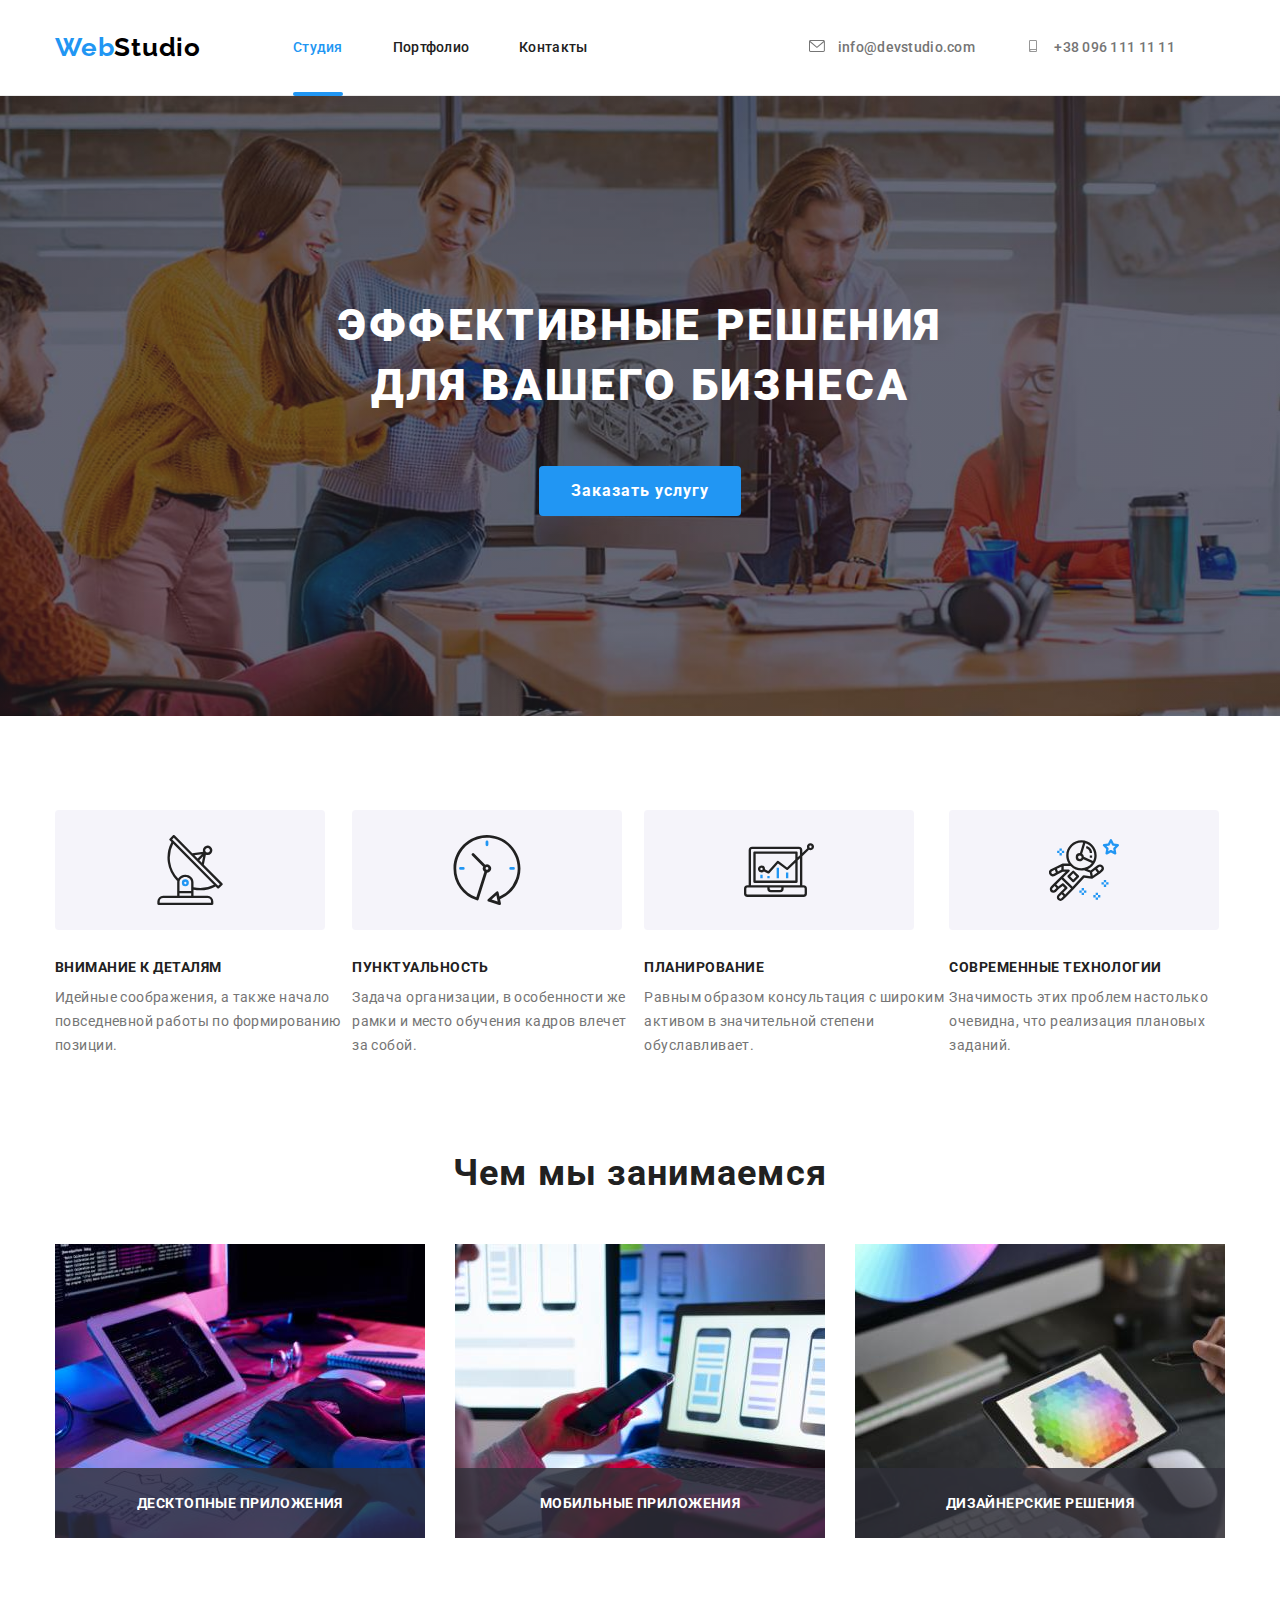
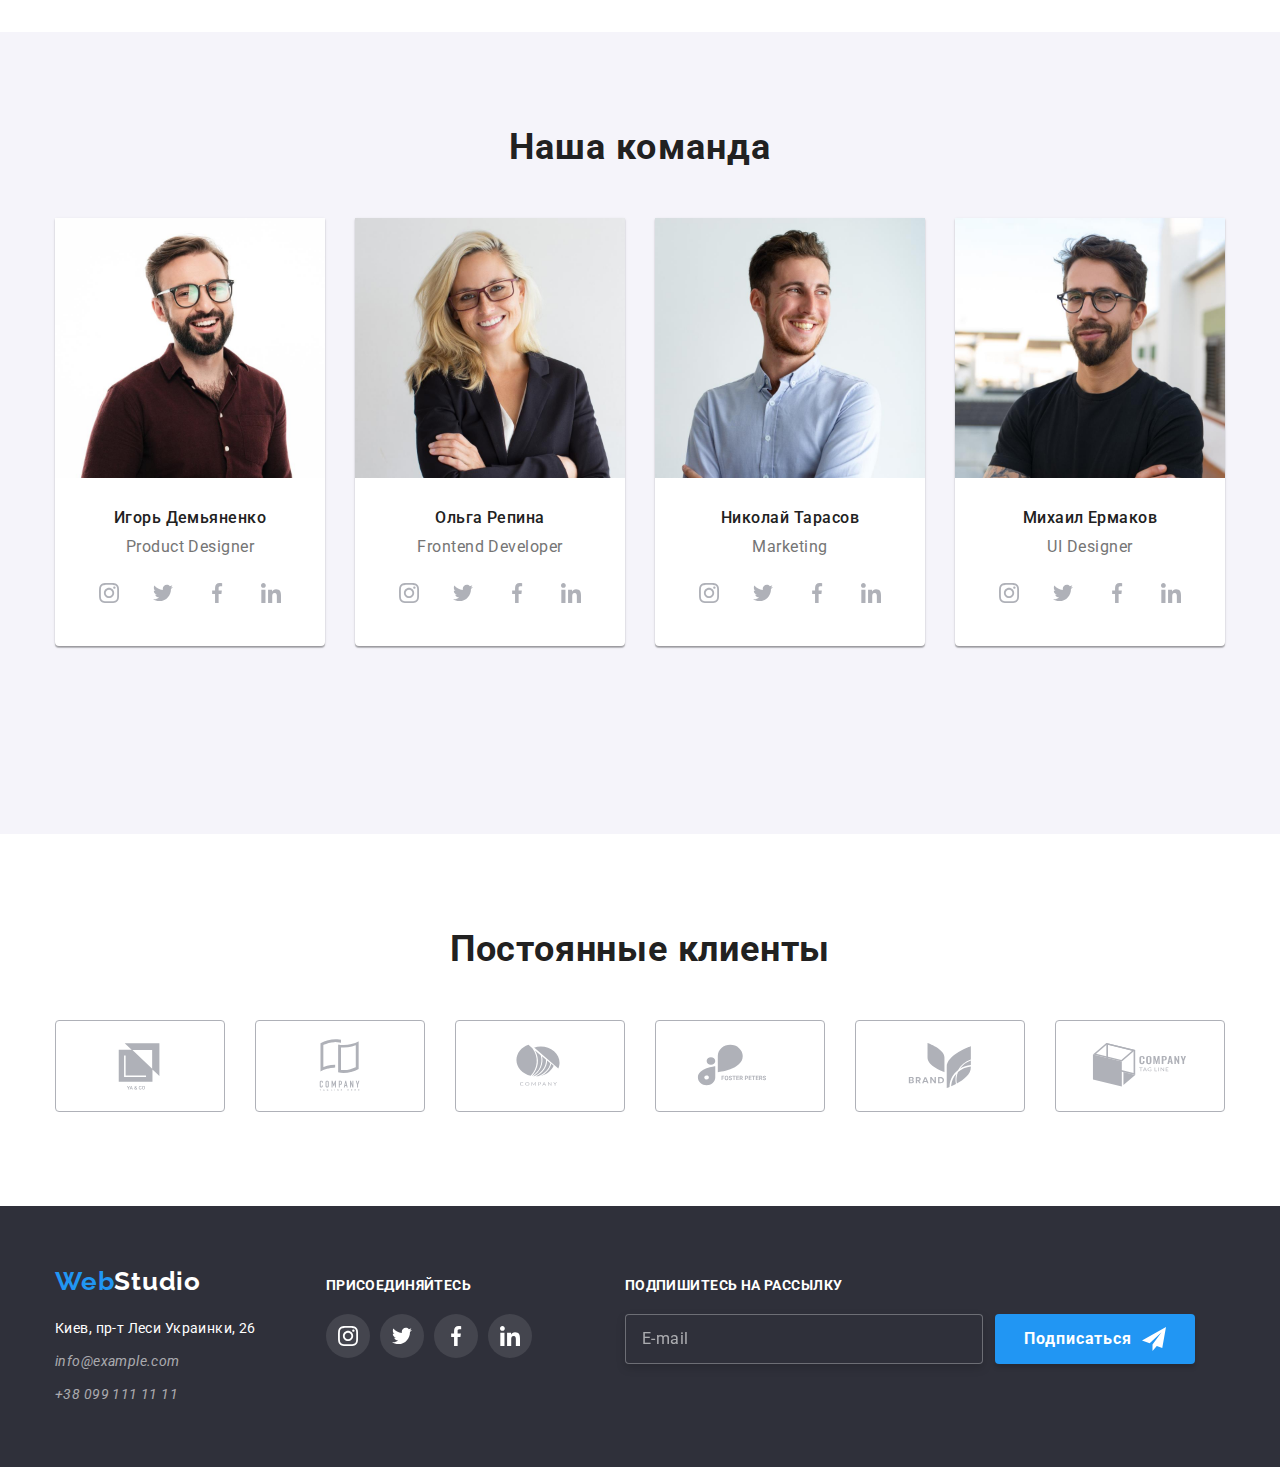
<file: index.html>
<!DOCTYPE html>
<html lang="ru">
  <head>
    <meta charset="UTF-8" />
    <meta http-equiv="X-UA-Compatible" content="IE=edge" />
    <meta name="viewport" content="width=device-width, initial-scale=1.0" />
    <title>WebStudio</title>
    <link
      rel="stylesheet"
      href="https://cdnjs.cloudflare.com/ajax/libs/modern-normalize/1.1.0/modern-normalize.min.css"
    />
    <link rel="preconnect" href="https://fonts.googleapis.com" />
    <link rel="preconnect" href="https://fonts.gstatic.com" crossorigin />
    <link
      href="https://fonts.googleapis.com/css2?family=Raleway:wght@700&family=Roboto:wght@400;500;700;900&display=swap"
      rel="stylesheet"
    />
    <link rel="stylesheet" href="./css/styles.css" />
  </head>
  <body>
    <header class="header">
      <div class="container header-container">
        <nav class="site-nav">
          <a href="" class="header-logo"
            >Web<span class="studio">Studio</span></a
          >
          <ul class="header-menu list">
            <li class="header-item">
              <a class="header-link link current" href="">Студия</a>
            </li>
            <li class="header-item">
              <a class="header-link link" href="./portfolio.html">Портфолио</a>
            </li>
            <li class="header-item">
              <a class="header-link link" href="">Контакты</a>
            </li>
          </ul>
        </nav>
        <div class="header-contact">
          <ul class="header-contacts list header-container">
            <li class="header-contacts-item">
              <a
                class="header-contacts-link link"
                href="mailto:info@devstudio.com"
              >
                <svg class="mail-icon nav-icon">
                  <use href="./images/sprite.svg#icon-mail"></use>
                </svg>
                info@devstudio.com</a
              >
            </li>
            <li class="header-contacts-item">
              <a class="header-contacts-link link" href="tel:+380961111111">
                <svg class="tel-icon nav-icon">
                  <use href="./images/sprite.svg#icon-phone"></use>
                </svg>
                +38 096 111 11 11</a
              >
            </li>
          </ul>
        </div>
      </div>
    </header>
    <main>
      <section class="main-hero">
        <div class="container hero-container">
          <h1 class="hero-title container-title">
            Эффективные решения для вашего бизнеса
          </h1>
          <div class="button">
            <button class="hero-btn btn container-btn" type="button">
              <span class="btn-text" data-modal-open>Заказать услугу</span>
            </button>
          </div>
        </div>
      </section>
      <section class="features">
        <h2 hidden>Наши особенности</h2>
        <div class="container">
          <ul class="advantage">
            <li class="feauters-item list icon-1">
              <h3 class="advantage-title">Внимание к деталям</h3>
              <p class="advantage-description">
                Идейные соображения, а также начало повседневной работы по
                формированию позиции.
              </p>
            </li>
            <li class="feauters-item list icon-2">
              <h3 class="advantage-title">Пунктуальность</h3>
              <p class="advantage-description">
                Задача организации, в особенности же рамки и место обучения
                кадров влечет за собой.
              </p>
            </li>
            <li class="feauters-item list icon-3">
              <h3 class="advantage-title">Планирование</h3>
              <p class="advantage-description">
                Равным образом консультация с широким активом в значительной
                степени обуславливает.
              </p>
            </li>
            <li class="feauters-item list icon-4">
              <h3 class="advantage-title">Современные технологии</h3>
              <p class="advantage-description">
                Значимость этих проблем настолько очевидна, что реализация
                плановых заданий.
              </p>
            </li>
          </ul>
        </div>
      </section>
      <!-- чем мы занимаемся -->
      <section class="about-us">
        <div class="container">
          <h2 class="photo">Чем мы занимаемся</h2>
          <ul class="examples">
            <li class="example-item list">
              <img
                src=".//images/img.jpg"
                alt="Программист в работе"
                width="370"
                height="294"
              />
              <div class="shadow">
                <p class="photo-description">Десктопные приложения</p>
              </div>
            </li>
            <li class="example-item list">
              <img
                src="./images/img-2.jpg"
                alt="Адаптация под мобильное устройство"
                width="370"
                height="294"
              />
              <div class="shadow">
                <p class="photo-description">Мобильные приложения</p>
              </div>
            </li>
            <li class="example-item list">
              <img
                src="./images/img-3.jpg"
                alt="Подбор цвета"
                width="370"
                height="294"
              />
              <div class="shadow">
                <p class="photo-description">Дизайнерские решения</p>
              </div>
            </li>
          </ul>
        </div>
      </section>
      <section class="we">
        <div class="container">
          <h2 class="our-team">Наша команда</h2>
          <ul class="people-list list">
            <li class="team-item">
              <img
                class="team-img"
                src=".//images/img-ppl.jpg"
                alt="Фото мужчины"
                width="270"
                height="260"
              />
              <h3 class="team-personal-name">Игорь Демьяненко</h3>
              <p class="team-position" lang="en">Product Designer</p>
              <ul class="team-item-list social-list list">
                <li class="social-item">
                  <a
                    href="https://www.instagram.com/?hl=ru"
                    class="social-link link"
                  >
                    <svg class="social-icon">
                      <use href="./images/sprite.svg#icon-instagram"></use>
                    </svg>
                  </a>
                </li>
                <li class="social-item">
                  <a
                    href="https://twitter.com/?lang=ru"
                    class="social-link link"
                  >
                    <svg class="social-icon">
                      <use href="./images/sprite.svg#icon-twitter"></use>
                    </svg>
                  </a>
                </li>
                <li class="social-item">
                  <a
                    href="https://uk-ua.facebook.com/"
                    class="social-link link"
                  >
                    <svg class="social-icon">
                      <use href="./images/sprite.svg#icon-facebook"></use>
                    </svg>
                  </a>
                </li>
                <li class="social-item">
                  <a
                    href="https://www.linkedin.com/?trk=guest_homepage-basic_nav-header-logo"
                    class="social-link link"
                  >
                    <svg class="social-icon">
                      <use href="./images/sprite.svg#icon-linkedin"></use>
                    </svg>
                  </a>
                </li>
              </ul>
            </li>
            <li class="team-item">
              <img
                class="team-img"
                src=".//images/img-ppl2.jpg"
                alt="Фото девушки"
                width="270"
                height="260"
              />
              <h3 class="team-personal-name">Ольга Репина</h3>
              <p class="team-position" lang="en">Frontend Developer</p>
              <ul class="team-item-list social-list list">
                <li class="social-item">
                  <a
                    href="https://www.instagram.com/?hl=ru"
                    class="social-link link"
                  >
                    <svg class="social-icon">
                      <use href="./images/sprite.svg#icon-instagram"></use>
                    </svg>
                  </a>
                </li>
                <li class="social-item">
                  <a
                    href="https://twitter.com/?lang=ru"
                    class="social-link link"
                  >
                    <svg class="social-icon">
                      <use href="./images/sprite.svg#icon-twitter"></use>
                    </svg>
                  </a>
                </li>
                <li class="social-item">
                  <a
                    href="https://uk-ua.facebook.com/"
                    class="social-link link"
                  >
                    <svg class="social-icon">
                      <use href="./images/sprite.svg#icon-facebook"></use>
                    </svg>
                  </a>
                </li>
                <li class="social-item">
                  <a
                    href="https://www.linkedin.com/?trk=guest_homepage-basic_nav-header-logo"
                    class="social-link link"
                  >
                    <svg class="social-icon">
                      <use href="./images/sprite.svg#icon-linkedin"></use>
                    </svg>
                  </a>
                </li>
              </ul>
            </li>
            <li class="team-item">
              <img
                class="team-img"
                src=".//images/img-ppl3.jpg"
                alt="Фото парня"
                width="270"
                height="260"
              />
              <h3 class="team-personal-name">Николай Тарасов</h3>
              <p class="team-position" lang="en">Marketing</p>
              <ul class="team-item-list social-list list">
                <li class="social-item">
                  <a
                    href="https://www.instagram.com/?hl=ru"
                    class="social-link link"
                  >
                    <svg class="social-icon">
                      <use href="./images/sprite.svg#icon-instagram"></use>
                    </svg>
                  </a>
                </li>
                <li class="social-item">
                  <a
                    href="https://twitter.com/?lang=ru"
                    class="social-link link"
                  >
                    <svg class="social-icon">
                      <use href="./images/sprite.svg#icon-twitter"></use>
                    </svg>
                  </a>
                </li>
                <li class="social-item">
                  <a
                    href="https://uk-ua.facebook.com/"
                    class="social-link link"
                  >
                    <svg class="social-icon">
                      <use href="./images/sprite.svg#icon-facebook"></use>
                    </svg>
                  </a>
                </li>
                <li class="social-item">
                  <a
                    href="https://www.linkedin.com/?trk=guest_homepage-basic_nav-header-logo"
                    class="social-link link"
                  >
                    <svg class="social-icon">
                      <use href="./images/sprite.svg#icon-linkedin"></use>
                    </svg>
                  </a>
                </li>
              </ul>
            </li>
            <li class="team-item">
              <img
                class="team-img"
                src=".//images/img-ppl4.jpg"
                alt="Фото мужчины в очках"
                width="270"
                height="260"
              />
              <h3 class="team-personal-name">Михаил Ермаков</h3>
              <p class="team-position" lang="en">UI Designer</p>
              <ul class="team-item-list social-list list">
                <li class="social-item">
                  <a
                    href="https://www.instagram.com/?hl=ru"
                    class="social-link link"
                  >
                    <svg class="social-icon">
                      <use href="./images/sprite.svg#icon-instagram"></use>
                    </svg>
                  </a>
                </li>
                <li class="social-item">
                  <a
                    href="https://twitter.com/?lang=ru"
                    class="social-link link"
                  >
                    <svg class="social-icon">
                      <use href="./images/sprite.svg#icon-twitter"></use>
                    </svg>
                  </a>
                </li>
                <li class="social-item">
                  <a
                    href="https://uk-ua.facebook.com/"
                    class="social-link link"
                  >
                    <svg class="social-icon">
                      <use href="./images/sprite.svg#icon-facebook"></use>
                    </svg>
                  </a>
                </li>
                <li class="social-item">
                  <a
                    href="https://www.linkedin.com/?trk=guest_homepage-basic_nav-header-logo"
                    class="social-link link"
                  >
                    <svg class="social-icon">
                      <use href="./images/sprite.svg#icon-linkedin"></use>
                    </svg>
                  </a>
                </li>
              </ul>
            </li>
          </ul>
        </div>
      </section>
      <section class="our-clients">
        <div class="container">
          <h2 class="regular-clients">Постоянные клиенты</h2>
          <ul class="clients-list">
            <li class="clients-item">
              <a href="" class="clients-link">
                <svg class="clients-icon">
                  <use href="./images/sprite.svg#icon-yaco"></use>
                </svg>
              </a>
            </li>
            <li class="clients-item">
              <a href="" class="clients-link">
                <svg class="clients-icon">
                  <use href="./images/sprite.svg#icon-logoscnd"></use>
                </svg>
              </a>
            </li>
            <li class="clients-item">
              <a href="" class="clients-link">
                <svg class="clients-icon">
                  <use href="./images/sprite.svg#icon-logothrd"></use>
                </svg>
              </a>
            </li>
            <li class="clients-item">
              <a href="" class="clients-link">
                <svg class="clients-icon">
                  <use href="./images/sprite.svg#icon-logofr"></use>
                </svg>
              </a>
            </li>
            <li class="clients-item">
              <a href="" class="clients-link">
                <svg class="clients-icon">
                  <use href="./images/sprite.svg#icon-logofifth"></use>
                </svg>
              </a>
            </li>
            <li class="clients-item">
              <a href="" class="clients-link">
                <svg class="clients-icon">
                  <use href="./images/sprite.svg#icon-lastlogo"></use>
                </svg>
              </a>
            </li>
          </ul>
        </div>
      </section>
      <footer class="basement">
        <div class="container footer-container">
          <div class="footer-web">
            <div class="logo-foot">
              <a href="" class="footer-logo"
                >Web<span class="footer-studio">Studio</span></a
              >
            </div>
            <address class="information">
              <ul class="footer-menu list">
                <li class="footer-item">
                  <a
                    class="address-link link"
                    href="https://www.google.com/maps/place/%D0%B1%D1%83%D0%BB.+%D0%9B%D0%B5%D1%81%D0%B8+%D0%A3%D0%BA%D1%80%D0%B0%D0%B8%D0%BD%D0%BA%D0%B8,+26,+%D0%9A%D0%B8%D0%B5%D0%B2,+02000/data=!4m2!3m1!1s0x40d4cf0e033ecbe9:0x57a4dffefec77da0?sa=X&ved=2ahUKEwjEkI7In4zzAhXygf0HHdX_CNgQ8gF6BAgOEAE"
                    >Киев, пр-т Леси Украинки, 26</a
                  >
                </li>
                <li class="footer-item">
                  <a class="footer-link link" href="mailto:info@example.com"
                    >info@example.com</a
                  >
                </li>
                <li class="footer-item">
                  <a class="footer-link link" href="tel:+380991111111"
                    >+38 099 111 11 11</a
                  >
                </li>
              </ul>
            </address>
          </div>
          <div class="social-footer">
            <h3 class="social-head">присоединяйтесь</h3>
            <ul class="social-list list">
              <li class="social-item">
                <a href="https://www.instagram.com/" class="footer-social link">
                  <svg class="footer-social-icon">
                    <use href="./images/sprite.svg#icon-instagram"></use>
                    >
                  </svg>
                </a>
              </li>
              <li class="social-item">
                <a href="https://twitter.com/" class="footer-social link">
                  <svg class="footer-social-icon">
                    <use href="./images/sprite.svg#icon-twitter"></use>
                    >
                  </svg>
                </a>
              </li>
              <li class="social-item">
                <a
                  href="https://uk-ua.facebook.com/"
                  class="footer-social link"
                >
                  <svg class="footer-social-icon">
                    <use href="./images/sprite.svg#icon-facebook"></use>
                    >
                  </svg>
                </a>
              </li>
              <li class="social-item">
                <a href="https://www.linkedin.com/" class="footer-social link">
                  <svg class="footer-social-icon">
                    <use href="./images/sprite.svg#icon-linkedin"></use>
                  </svg>
                </a>
              </li>
            </ul>
          </div>
          <div class="form">
            <h3 class="form-head">подпишитесь на рассылку</h3>
            <form action="#" class="footer-form">
              <input
                type="mail"
                name="mail"
                placeholder="E-mail"
                class="footer-input"
              />

              <button type="submit" class="form-btn">
                Подписаться
                <svg class="icon-tg">
                  <use href="./images/sprite.svg#icon-tg"></use>
                </svg>
              </button>
            </form>
          </div>
        </div>
      </footer>
    </main>
    <div class="backdrop is-hidden" data-modal>
      <div class="modal">
        <button type="button" class="close-btn" data-modal-close>
          <svg class="close-icon">
            <use href="./images/sprite.svg#icon-close"></use>
          </svg>
        </button>
        <p class="modal-title">Оставьте свои данные, мы вам перезвоним</p>
        <form action="#" class="modal-form">
          <div class="modal-field">
            <label for="name" class="input-label">Имя</label>
            <span class="input-wrapper">
              <input type="name" name="name" id="name" class="modal-input" />
              <svg class="input-icon">
                <use href="./images/sprite.svg#icon-ppl"></use>
              </svg>
            </span>
          </div>
          <div class="modal-field">
            <label for="tel" class="input-label">Телефон</label>
            <span class="input-wrapper">
              <input type="tel" name="tel" id="tel" class="modal-input" />
              <svg class="input-icon">
                <use href="./images/sprite.svg#icon-tel"></use>
              </svg>
            </span>
          </div>
          <div class="modal-field">
            <label for="email" class="input-label">Почта</label>
            <span class="input-wrapper">
              <input type="email" name="email" id="email" class="modal-input" />
              <svg class="input-icon">
                <use href="./images/sprite.svg#icon-email"></use>
              </svg>
            </span>
          </div>
          <div class="modal-field">
            <label for="comment" class="input-label">Комментарий</label>
            <textarea
              name="comment"
              id="comment"
              class="modal-text-input"
              placeholder="Введите текст"
            ></textarea>
          </div>
          <input
            type="checkbox"
            id="modal-checkbox"
            class="modal-checkbox visually-hidden"
          />
          <label for="modal-checkbox" class="check-text"
            ><span class="custom-checkbox">
              <svg class="check-icon">
                <use href="./images/sprite.svg#icon-galka"></use>
              </svg>
            </span>
            Соглашаюсь с рассылкой и принимаю
            <a href="" class="terms-of-use">Условия договора</a></label
          >
          <button type="submit" class="modal-btn btn">Отправить</button>
        </form>
      </div>
    </div>
    <script src="./js/modal.js"></script>
  </body>
</html>
</file>
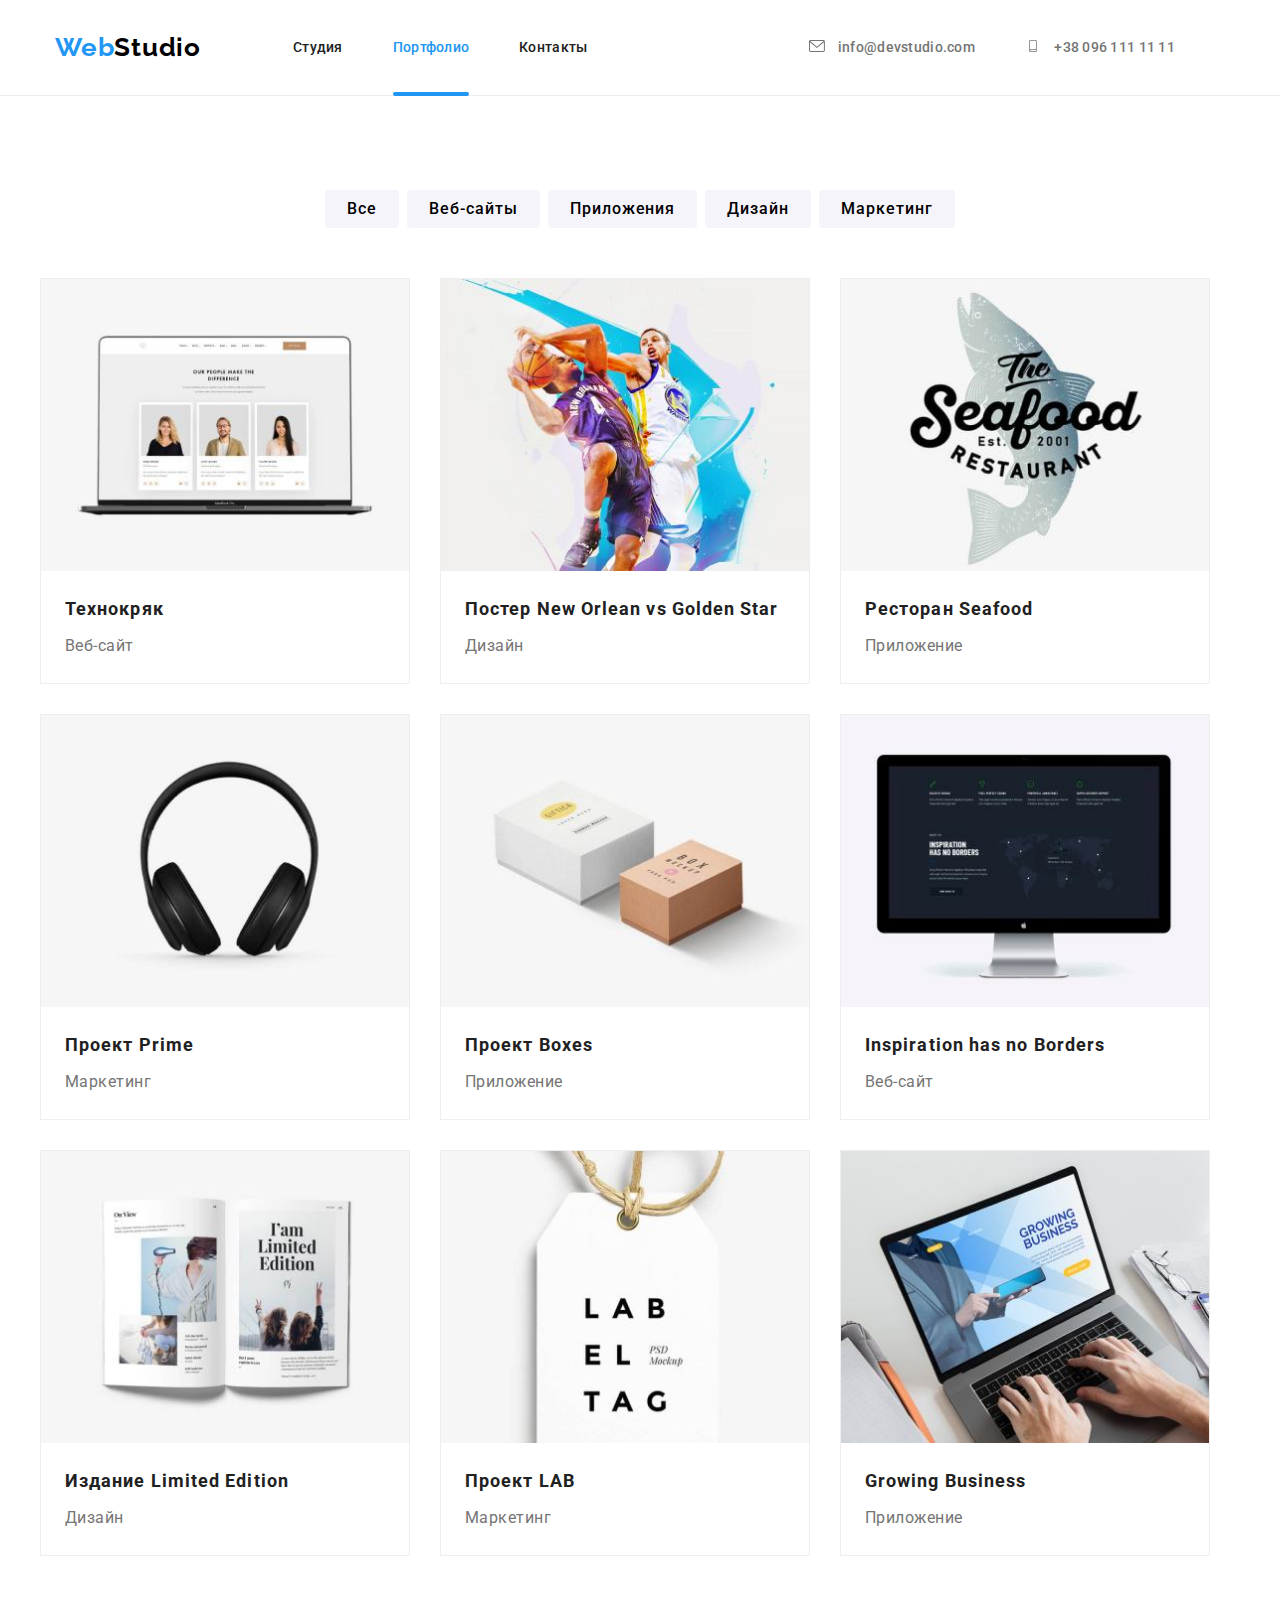
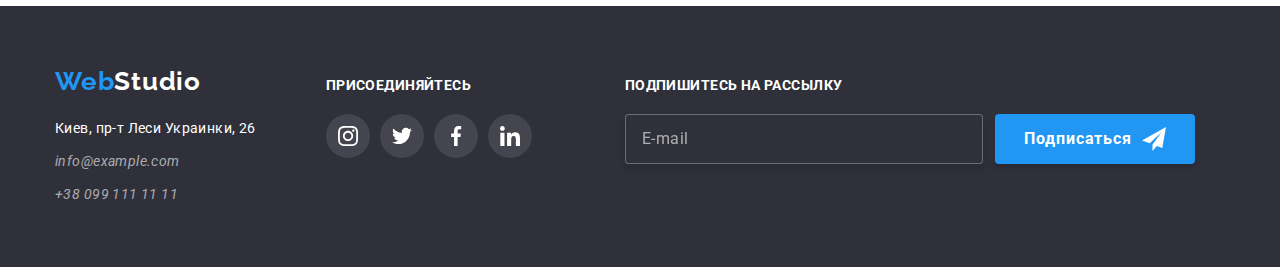
<file: portfolio.html>
<!DOCTYPE html>
<html lang="ru">
  <head>
    <meta charset="UTF-8" />
    <meta http-equiv="X-UA-Compatible" content="IE=edge" />
    <meta name="viewport" content="width=device-width, initial-scale=1.0" />
    <title>WebStudio</title>
    <link
      rel="stylesheet"
      href="https://cdnjs.cloudflare.com/ajax/libs/modern-normalize/1.1.0/modern-normalize.min.css"
    />
    <link rel="preconnect" href="https://fonts.googleapis.com" />
    <link rel="preconnect" href="https://fonts.gstatic.com" crossorigin />
    <link
      href="https://fonts.googleapis.com/css2?family=Raleway:wght@700&family=Roboto:wght@400;500;700;900&display=swap"
      rel="stylesheet"
    />
    <link rel="stylesheet" href="./css/styles.css" />
  </head>

  <body>
    <header class="header">
      <div class="container header-container">
        <nav class="site-nav">
          <a href="" class="header-logo"
            >Web<span class="studio">Studio</span></a
          >
          <ul class="header-menu list">
            <li class="header-item">
              <a class="header-link link" href="./index.html">Студия</a>
            </li>
            <li class="header-item">
              <a class="header-link link current" href=" ">Портфолио</a>
            </li>
            <li class="header-item">
              <a class="header-link link" href="">Контакты</a>
            </li>
          </ul>
        </nav>
        <div class="header-contact">
          <ul class="header-contacts list header-container">
            <li class="header-contacts-item">
              <a
                class="header-contacts-link link"
                href="mailto:info@devstudio.com"
              >
                <svg class="mail-icon nav-icon">
                  <use href="./images/sprite.svg#icon-mail"></use>
                </svg>
                info@devstudio.com</a
              >
            </li>
            <li class="header-contacts-item">
              <a class="header-contacts-link link" href="tel:+380961111111">
                <svg class="tel-icon nav-icon">
                  <use href="./images/sprite.svg#icon-phone"></use>
                </svg>

                +38 096 111 11 11</a
              >
            </li>
          </ul>
        </div>
      </div>
    </header>
    <main>
      <section class="portfolio">
        <div class="portfolio-container">
          <h1 hidden>Фильтры</h1>
          <ul class="list filter">
            <li class="filter-list">
              <button class="filter-btn btn" type="button">Все</button>
            </li>
            <li class="filter-list">
              <button class="filter-btn btn" type="button">Веб-сайты</button>
            </li>
            <li class="filter-list">
              <button class="filter-btn btn" type="button">Приложения</button>
            </li>
            <li class="filter-list">
              <button class="filter-btn btn" type="button">Дизайн</button>
            </li>
            <li class="filter-list">
              <button class="filter-btn btn" type="button">Маркетинг</button>
            </li>
          </ul>
          <h2 hidden>Примеры работ</h2>
          <ul class="work-list list">
            <li class="plate">
              <a class="plate-link link" href="">
                <div class="plate-top-wrapper">
                  <img
                    class="card-img"
                    src="./images/technokryak.jpg"
                    alt="Технокряк"
                    width="370"
                    height="294"
                  />
                  <p class="animate-plate">
                    Технокряк это современная площадка распространения
                    коронавируса. Компании используют эту платформу для
                    цифрового шпионажа и атак на защищённые сервера конкурентов.
                  </p>
                </div>
                <h3 class="description">Технокряк</h3>
                <p class="type">Веб-сайт</p>
              </a>
            </li>
            <li class="plate">
              <a class="plate-link link" href="">
                <div class="plate-top-wrapper">
                  <img
                    class="card-img"
                    src="./images/bball.jpg"
                    alt="Постер New Orlean vs Golden Star"
                    width="370"
                    height="294"
                  />
                  <p class="animate-plate">
                    Технокряк это современная площадка распространения
                    коронавируса. Компании используют эту платформу для
                    цифрового шпионажа и атак на защищённые сервера конкурентов.
                  </p>
                </div>
                <h3 class="description">Постер New Orlean vs Golden Star</h3>
                <p class="type">Дизайн</p>
              </a>
            </li>
            <li class="plate">
              <a class="plate-link link" href="">
                <div class="plate-top-wrapper">
                  <img
                    class="card-img"
                    src="./images/seafood.jpg"
                    alt="Ресторан Seafood"
                    width="370"
                    height="294"
                  />
                  <p class="animate-plate">
                    Технокряк это современная площадка распространения
                    коронавируса. Компании используют эту платформу для
                    цифрового шпионажа и атак на защищённые сервера конкурентов.
                  </p>
                </div>
                <h3 class="description">Ресторан Seafood</h3>
                <p class="type">Приложение</p>
              </a>
            </li>
            <li class="plate">
              <a class="plate-link link" href="">
                <div class="plate-top-wrapper">
                  <img
                    class="card-img"
                    src="./images/headphone.jpg"
                    alt="Проект Prime Наушники"
                    width="370"
                    height="294"
                  />
                  <p class="animate-plate">
                    Технокряк это современная площадка распространения
                    коронавируса. Компании используют эту платформу для
                    цифрового шпионажа и атак на защищённые сервера конкурентов.
                  </p>
                </div>
                <h3 class="description">Проект Prime</h3>
                <p class="type">Маркетинг</p>
              </a>
            </li>
            <li class="plate">
              <a class="plate-link link" href="">
                <div class="plate-top-wrapper">
                  <img
                    class="card-img"
                    src="./images/boxes.jpg"
                    alt="Проект Boxes коробки"
                    width="370"
                    height="294"
                  />
                  <p class="animate-plate">
                    Технокряк это современная площадка распространения
                    коронавируса. Компании используют эту платформу для
                    цифрового шпионажа и атак на защищённые сервера конкурентов.
                  </p>
                </div>
                <h3 class="description">Проект Boxes</h3>
                <p class="type">Приложение</p>
              </a>
            </li>
            <li class="plate">
              <a class="plate-link link" href="">
                <div class="plate-top-wrapper">
                  <img
                    class="card-img"
                    src="./images/mcbook.jpg"
                    alt="Inspiration has no Borders"
                    width="370"
                    height="294"
                  />
                  <p class="animate-plate">
                    Технокряк это современная площадка распространения
                    коронавируса. Компании используют эту платформу для
                    цифрового шпионажа и атак на защищённые сервера конкурентов.
                  </p>
                </div>
                <h3 class="description" lang="en">
                  Inspiration has no Borders
                </h3>
                <p class="type">Веб-сайт</p>
              </a>
            </li>
            <li class="plate">
              <a class="plate-link link" href="">
                <div class="plate-top-wrapper">
                  <img
                    class="card-img"
                    src="./images/knigga.jpg"
                    alt="Издание Limited Edition"
                    width="370"
                    height="294"
                  />
                  <p class="animate-plate">
                    Технокряк это современная площадка распространения
                    коронавируса. Компании используют эту платформу для
                    цифрового шпионажа и атак на защищённые сервера конкурентов.
                  </p>
                </div>
                <h3 class="description" lang="en">Издание Limited Edition</h3>
                <p class="type">Дизайн</p>
              </a>
            </li>
            <li class="plate">
              <a class="plate-link link" href="">
                <div class="plate-top-wrapper">
                  <img
                    class="card-img"
                    src="./images/lab.jpg"
                    alt="Проект LAB"
                    width="370"
                    height="294"
                  />
                  <p class="animate-plate">
                    Технокряк это современная площадка распространения
                    коронавируса. Компании используют эту платформу для
                    цифрового шпионажа и атак на защищённые сервера конкурентов.
                  </p>
                </div>
                <h3 class="description">Проект LAB</h3>
                <p class="type">Маркетинг</p>
              </a>
            </li>
            <li class="plate">
              <a class="plate-link link" href="">
                <div class="plate-top-wrapper">
                  <img
                    class="card-img"
                    src="./images/laptop.jpg"
                    alt="Growing Business"
                    width="370"
                    height="294"
                  />
                  <p class="animate-plate">
                    Технокряк это современная площадка распространения
                    коронавируса. Компании используют эту платформу для
                    цифрового шпионажа и атак на защищённые сервера конкурентов.
                  </p>
                </div>
                <h3 class="description" lang="en">Growing Business</h3>
                <p class="type">Приложение</p>
              </a>
            </li>
          </ul>
        </div>
      </section>
      <footer class="basement">
        <div class="container footer-container">
          <div class="footer-web">
            <div class="logo-foot">
              <a href="" class="footer-logo"
                >Web<span class="footer-studio">Studio</span></a
              >
            </div>
            <address class="information">
              <ul class="footer-menu list">
                <li class="footer-item">
                  <a
                    class="address-link link"
                    href="https://www.google.com/maps/place/%D0%B1%D1%83%D0%BB.+%D0%9B%D0%B5%D1%81%D0%B8+%D0%A3%D0%BA%D1%80%D0%B0%D0%B8%D0%BD%D0%BA%D0%B8,+26,+%D0%9A%D0%B8%D0%B5%D0%B2,+02000/data=!4m2!3m1!1s0x40d4cf0e033ecbe9:0x57a4dffefec77da0?sa=X&ved=2ahUKEwjEkI7In4zzAhXygf0HHdX_CNgQ8gF6BAgOEAE"
                    >Киев, пр-т Леси Украинки, 26</a
                  >
                </li>
                <li class="footer-item">
                  <a class="footer-link link" href="mailto:info@example.com"
                    >info@example.com</a
                  >
                </li>
                <li class="footer-item">
                  <a class="footer-link link" href="tel:+380991111111"
                    >+38 099 111 11 11</a
                  >
                </li>
              </ul>
            </address>
          </div>
          <div class="social-footer">
            <h3 class="social-head">присоединяйтесь</h3>
            <ul class="social-list list">
              <li class="social-item">
                <a href="https://www.instagram.com/" class="footer-social link">
                  <svg class="footer-social-icon">
                    <use href="./images/sprite.svg#icon-instagram"></use>
                    >
                  </svg>
                </a>
              </li>
              <li class="social-item">
                <a href="https://twitter.com/" class="footer-social link">
                  <svg class="footer-social-icon">
                    <use href="./images/sprite.svg#icon-twitter"></use>
                    >
                  </svg>
                </a>
              </li>
              <li class="social-item">
                <a
                  href="https://uk-ua.facebook.com/"
                  class="footer-social link"
                >
                  <svg class="footer-social-icon">
                    <use href="./images/sprite.svg#icon-facebook"></use>
                    >
                  </svg>
                </a>
              </li>
              <li class="social-item">
                <a href="https://www.linkedin.com/" class="footer-social link">
                  <svg class="footer-social-icon">
                    <use href="./images/sprite.svg#icon-linkedin"></use>
                  </svg>
                </a>
              </li>
            </ul>
          </div>
          <div class="form">
            <h3 class="form-head">подпишитесь на рассылку</h3>
            <form action="#" class="footer-form">
              <input
                type="mail"
                name="mail"
                placeholder="E-mail"
                class="footer-input"
              />

              <button type="submit" class="form-btn">
                Подписаться
                <svg class="icon-tg">
                  <use href="./images/sprite.svg#icon-tg"></use>
                </svg>
              </button>
            </form>
          </div>
        </div>
      </footer>
    </main>
  </body>
</html>
</file>
<file: css/styles.css>
:root {
  --primary-title-color: #ffffff;
  --secondary-title-color: #212121;
  --primary-text-color: #757575;
  --header-text-color: #212121;
  --header-link-color: #757575;
  --accent-color: #2196f3;
  --background-color: #2f303a;
  --our-team-color: #f5f4fa;
}
p,
h1,
h2,
h3,
h4,
h5,
h6 {
  margin: 0;
}
ul {
  margin: 0;
  padding-left: 0;
}
img {
  display: block;
  max-width: 100%;
  height: auto;
}
body {
  font-family: "Roboto", sans-serif;
  background-color: var(--primary-title-color);
  letter-spacing: 0.03em;
  color: var(--header-text-color);
  margin: 0 auto;
}
/* Header */
.header {
  padding-top: 32px;
  padding-bottom: 32px;
  border-bottom: 1px solid #ececec;
}
.container {
  width: 1200px;
  padding-left: 15px;
  padding-right: 15px;
  margin-left: auto;
  margin-right: auto;
}
.header-container {
  display: flex;
}
.site-nav {
  display: flex;
}
.header-contact {
  display: flex;
  margin-left: auto;
  align-items: center;
}
.header-logo {
  display: block;
  width: 145px;
  height: 31px;
  left: 215px;
  top: 24px;
  font-family: Raleway;
  font-weight: bold;
  font-size: 26px;
  line-height: 1.19;
  /* identical to box height */
  letter-spacing: 0.03em;
  color: var(--accent-color);
  text-decoration: none;
  margin-right: 93px;
}
.studio {
  color: black;
}
.header-menu {
  display: flex;
  align-items: center;
}
.header-item:not(:last-child) {
  margin-right: 50px;
}
.current::after {
  content: "";
  position: absolute;
  border-radius: 2px;
  width: 100%;
  height: 4px;
  background-color: #2196f3;
  display: block;
  bottom: -41px;
}
.header-menu,
.header-link.current {
  color: #2196f3;
}
.link {
  text-decoration: none;
  display: block;
  transition: 250ms cubic-bezier(0.4, 0, 0.2, 1);
}
.list {
  list-style: none;
}
.header-link {
  font-weight: 500;
  font-size: 14px;
  line-height: 1.14;
  letter-spacing: 0.02em;
  color: var(--header-text-color);
  position: relative;
}
.header-link:hover,
.header-link:focus {
  color: var(--accent-color);
}
.header-contacts-item:focus,
.header-contacts-item:hover {
  fill: #2196f3;
}
.header-contacts-link {
  font-weight: 500;
  font-size: 14px;
  line-height: 1.14;
  letter-spacing: 0.02em;
  color: var(--header-link-color);
  margin-right: 50px;
}
.header-contacts-link:hover,
.header-contacts-link:focus {
  color: var(--accent-color);
}
.mail-icon {
  height: 12px;
  width: 16px;
  margin-right: 10px;
  fill: currentColor;
}
.tel-icon {
  height: 12px;
  width: 16px;
  margin-right: 10px;
  fill: currentColor;
}
/* HERO */
.main-hero {
  background-image: linear-gradient(
      to right,
      rgba(47, 48, 58, 0.4),
      rgba(47, 48, 58, 0.4)
    ),
    url(../images/hero.jpg);
  background-repeat: no-repeat;
  background-position: center;
  background-size: cover;
  text-align: center;
  padding: 200px 0;
}
.hero-title {
  max-width: 696px;
  margin: 0 auto;
  margin-bottom: 50px;
  font-weight: 900;
  font-size: 44px;
  line-height: 1.36;
  text-align: center;
  letter-spacing: 0.06em;
  text-transform: uppercase;
  color: var(--primary-title-color);
}
.btn {
  font-family: inherit;
  font-weight: bold;
  font-size: 16px;
  line-height: 1.87;
  letter-spacing: 0.06em;
  border: none;
  border-radius: 4px;
}
.hero-btn {
  padding: 10px 32px;
  cursor: pointer;
  font-weight: bold;
  font-family: inherit;
  font-size: 16px;
  line-height: 1.88;
  letter-spacing: 0.06em;
  color: var(--primary-title-color);
  background-color: #2196f3;
}
.button {
  display: flex;
  justify-content: center;
}
.features {
  padding-top: 94px;
  padding-bottom: 47px;
}
.advantage-title {
  font-weight: bold;
  font-size: 14px;
  line-height: 1.14;
  text-transform: uppercase;
  color: var(--header-text-color);
  margin-bottom: 10px;
}
.advantage-description {
  font-size: 14px;
  line-height: 1.71;
  letter-spacing: 0.03em;
  color: var(--header-link-color);
  font-weight: normal;
}
.advantage {
  text-decoration: none;
  list-style: none;
  display: flex;
}
.feauters-item:nth-child(0) {
  width: 270px;
  flex-basis: calc(100% / 4 - 30px);
  font-weight: bold;
  font-size: 14px;
  line-height: 1.14;
  color: var(--secondary-title-color);
  margin-left: 30px;
}
.feauters-item::before {
  content: "";
  display: block;
  margin-bottom: 30px;
  background-repeat: no-repeat;
  background-position: center;
  width: 270px;
  height: 120px;
  background: #f5f4fa;
  border-radius: 4px;
}
.icon-1::before {
  background-image: url(../images/satelite.svg);
  background-repeat: no-repeat;
  background-position: center;
}
.icon-2::before {
  background-image: url(../images/clock.svg);
  background-repeat: no-repeat;
  background-position: center;
}
.icon-3::before {
  background-image: url(../images/diagram.svg);
  background-repeat: no-repeat;
  background-position: center;
}
.icon-4::before {
  background-image: url(../images/astronaut.svg);
  background-repeat: no-repeat;
  background-position: center;
}
/* Чем мы занимаемся */
.about-us {
  padding-top: 47px;
  padding-bottom: 94px;
}
.photo {
  display: block;
  font-weight: bold;
  font-size: 36px;
  line-height: 1.17;
  text-align: center;
  letter-spacing: 0.03em;
  color: var(--header-text-color);
  margin-bottom: 50px;
}
.examples {
  display: flex;
  flex-basis: calc(100% / 3 - 90px);
  align-items: center;
}
.example-item:not(:last-child) {
  margin-right: 30px;
}
.example-item {
  position: relative;
}
.shadow {
  display: flex;
  align-items: center;
  justify-content: center;
  position: absolute;
  bottom: 0;
  width: 370px;
  height: 70px;
  background-color: rgba(47, 48, 58, 0.8);
}
.photo-description {
  font-family: Roboto;
  font-style: normal;
  font-weight: bold;
  font-size: 14px;
  line-height: 16px;
  text-align: center;
  letter-spacing: 0.03em;
  text-transform: uppercase;
  color: #ffffff;
}
.we {
  background: var(--our-team-color);
  padding-top: 94px;
  padding-bottom: 94px;
}
.our-team {
  font-weight: bold;
  font-size: 36px;
  line-height: 1.17;
  text-align: center;
  justify-content: center;
  color: var(--header-text-color);
  margin-bottom: 50px;
  letter-spacing: 0.03em;
}
.people-list {
  display: flex;
  justify-content: flex-start;
}
.team-item {
  margin-right: 30px;
  background-color: var(--primary-title-color);
  border-radius: 0px 0px 4px 4px;
  margin-bottom: 94px;
  box-shadow: 0px 1px 3px rgba(0, 0, 0, 0.12), 0px 1px 1px rgba(0, 0, 0, 0.14),
    0px 2px 1px rgba(0, 0, 0, 0.2);
  max-height: 100%;
}
.team-item:nth-child(4n) {
  margin-right: 0;
}
.team-img {
  margin-bottom: 30px;
}
.team-personal-name {
  margin-bottom: 10px;
  font-weight: 500;
  font-size: 16px;
  line-height: 19px;
  text-align: center;
  letter-spacing: 0.03em;
}
.team-position {
  margin-bottom: 16px;
  font-size: 16px;
  line-height: 19px;
  text-align: center;
  letter-spacing: 0.03em;
  color: #757575;
}
.social-list {
  display: flex;
  justify-content: center;
  padding-bottom: 30px;
}
.social-item {
  width: 44px;
  height: 44px;
}
.social-item + .social-item {
  margin-left: 10px;
}
.social-link {
  width: 44px;
  height: 44px;
  border-radius: 50%;
  background-color: #ffffff;
  display: flex;
  align-items: center;
  justify-content: center;
  padding-top: 28px;
}
.social-link:hover,
.social-link:focus {
  background-color: #2196f3;
}
.social-icon {
  width: 20px;
  height: 20px;
  margin-top: 12px;
  margin-bottom: 42px;
  fill: #afb1b8;
}
.social-link:hover .social-icon,
.social-link:focus .social-icon {
  fill: #ffffff;
}
.our-clients {
  height: auto;
  padding-bottom: 94px;
  padding-top: 94px;
  background-color: #ffffff;
}
.regular-clients {
  font-family: Roboto;
  font-style: normal;
  font-weight: bold;
  font-size: 36px;
  line-height: 42px;
  text-align: center;
  letter-spacing: 0.8px;
  margin-bottom: 50px;
}
.clients-list {
  display: flex;
  justify-content: center;
  list-style: none;
}
.clients-item:not(:last-child) {
  margin-right: 30px;
}
.clients-link {
  display: flex;
  width: 170px;
  height: 92px;
  justify-content: center;
  align-items: center;
  cursor: pointer;
  border: 1px solid #afb1b8;
  box-sizing: border-box;
  border-radius: 4px;
  transition: 250ms cubic-bezier(0.4, 0, 0.2, 1);
}
.clients-link:hover,
.clients-link:focus {
  border: 1px solid #2196f3;
  fill: #2196f3;
}
.clients-icon {
  fill: #afb1b8;
  width: 106px;
  height: 60px;
  transition: 250ms cubic-bezier(0.4, 0, 0.2, 1);
}
.clients-link:hover .clients-icon,
.clients-link:focus .clients-icon {
  fill: #2196f3;
}
.basement {
  background: var(--background-color);
  position: relative;
  padding-top: 60px;
  padding-bottom: 60px;
  max-height: 252px auto;
  max-width: 1600px;
  margin: auto;
}
.basement-container {
  display: block;
  padding-top: 60px;
  padding-bottom: 60px;
  max-width: 1600px;
  width: 1600px;
  height: 252px;
  left: 0px;
  top: 2097px;
}
.footer-container {
  display: flex;
  align-items: baseline;
}
.logo-foot {
  margin-bottom: 20px;
  height: 31px;
  width: 145px;
}
.footer-logo {
  display: inline-block;
  margin-bottom: 20px;
  font-family: Raleway;
  font-weight: bold;
  font-size: 26px;
  line-height: 1.19;
  /* identical to box height */
  letter-spacing: 0.03em;
  color: var(--accent-color);
  text-decoration: none;
}
.footer-studio {
  color: var(--primary-title-color);
}
.footer-link {
  font-size: 14px;
  line-height: 1.71;
  /* or 171% */
  letter-spacing: 0.03em;
  color: rgba(255, 255, 255, 0.6);
}
.footer-link:hover,
.footer-link:focus {
  color: var(--accent-color);
}
.footer-item:not(:last-child) {
  display: block;
  margin-bottom: 9px;
}
.address-link {
  font-family: Roboto;
  font-style: normal;
  font-weight: normal;
  font-size: 14px;
  line-height: 1.71;
  /* or 171% */
  letter-spacing: 0.03em;
  color: var(--primary-title-color);
}
.address-link:hover,
.address-link:focus {
  color: var(--accent-color);
}
.social-footer {
  margin-left: 70px;
  margin-right: 93px;
}
.social-head {
  font-family: Roboto;
  font-style: normal;
  font-weight: bold;
  font-size: 14px;
  line-height: 1.14;
  letter-spacing: 0.03em;
  text-transform: uppercase;
  color: #ffffff;
  margin-bottom: 20px;
}
.social-list {
  display: flex;
  justify-content: center;
  align-items: center;
}
.footer-social {
  display: flex;
  align-items: center;
  justify-content: center;
  width: 44px;
  height: 44px;
  background-color: rgba(255, 255, 255, 0.1);
  border-radius: 50%;
}
.footer-social:focus,
.footer-social:hover {
  background-color: #2196f3;
  border-radius: 50%;
}
.footer-social-icon {
  width: 20px;
  height: 20px;
  fill: #ffffff;
}
.footer-social:focus .footer-social-icon,
.footer-social:hover .footer-social-icon {
  fill: #ffffff;
}
/* ------------------Footer-form------------------*/

.form-head {
  font-family: Roboto;
  font-style: normal;
  font-weight: bold;
  font-size: 14px;
  line-height: 1.14;
  letter-spacing: 0.03em;
  text-transform: uppercase;
  margin-bottom: 20px;
  color: #ffffff;
}

.footer-form {
  display: flex;
  flex-direction: row;
}

.footer-input {
  width: 358px;
  height: 50px;
  border: 1px solid rgba(255, 255, 255, 0.3);
  box-sizing: border-box;
  filter: drop-shadow(0px 4px 4px rgba(0, 0, 0, 0.15));
  border-radius: 4px;
  background: #2f303a;
  transition: border-color 250ms cubic-bezier(0.4, 0, 0.2, 1);
  color: #ffffff;
  outline: none;
  margin-right: 12px;
  text-align: left;
  padding-left: 16px;
}

.footer-input:focus,
.footer-input:hover {
  border-color: #2196f3;
}

.footer-input::placeholder {
  font-family: Roboto;
  font-style: normal;
  font-weight: normal;
  font-size: 16px;
  line-height: calc(20 / 16);
  /* padding-left: 16px; */
  display: flex;
  align-items: center;
  letter-spacing: 0.03em;

  color: rgba(255, 255, 255, 0.6);
}

.form-btn {
  width: 200px;
  height: 50px;
  background: #2196f3;
  box-shadow: 0px 4px 4px rgba(0, 0, 0, 0.15);
  border-radius: 4px;
  font-family: Roboto;
  font-style: normal;
  font-weight: bold;
  font-size: 16px;
  line-height: 1.87;
  border: none;
  display: flex;
  align-items: center;
  text-align: center;
  letter-spacing: 0.06em;
  padding-left: 29px;
  color: #ffffff;
  cursor: pointer;
}

.icon-tg {
  width: 24px;
  height: 24px;
  fill: #ffffff;
  margin-left: 10px;
}
/* ---------------portfolio page----------------- */
.portfolio-container {
  max-width: 1230px;
  margin: 0 auto;
  padding: 0 15px;
}
.filter-btn {
  cursor: pointer;
  font-family: inherit;
  font-weight: 500;
  font-size: 16px;
  line-height: 1.62;
  text-align: center;
  border-radius: 4px;
  border: none;
  padding: 6px 22px;
  background-color: #f5f4fa;
  transition: 250ms cubic-bezier(0.4, 0, 0.2, 1);
}
.filter-btn:hover,
.filter-btn:focus {
  background-color: var(--accent-color);
  color: var(--primary-title-color);
  box-shadow: 0px 3px 1px rgba(0, 0, 0, 0.1), 0px 1px 2px rgba(0, 0, 0, 0.08),
    0px 2px 2px rgba(0, 0, 0, 0.12);
}
.plate {
  left: 215px;
  top: 262px;
  background: #ffffff;
}
.plate-link {
  height: 404px;
}
.plate-link:hover,
.plate-link:focus {
  box-shadow: 0px 4px 4px rgba(0, 0, 0, 0.25);
  /* transition: 250ms cubic-bezier(0.4, 0, 0.2, 1); */
}
.plate-top-wrapper {
  position: relative;
  overflow: hidden;
}
.plate-link:hover .animate-plate {
  transform: translateY(0);
  transition: 250ms cubic-bezier(0.4, 0, 0.2, 1);
}
.animate-plate {
  font-family: Roboto;
  font-style: normal;
  font-weight: normal;
  font-size: 18px;
  line-height: 1.5;
  letter-spacing: 0.03em;
  color: #ffffff;
  background-color: rgba(33, 150, 243, 0.9);
  position: absolute;
  height: 100%;
  bottom: 0;
  padding-left: 24px;
  padding-top: 63px;
  padding-right: 24px;
  padding-bottom: 63px;
  transform: translateY(101%);
  transition: transform 300ms linear;
}
.description {
  padding-top: 20px;
  font-weight: bold;
  font-size: 18px;
  line-height: 2;
  /* identical to box height, or 200% */
  letter-spacing: 0.06em;
  color: var(--secondary-title-color);
}
.type {
  font-size: 16px;
  line-height: 1.87;
  /* identical to box height, or 187% */
  letter-spacing: 0.03em;
  color: var(--header-link-color);
}
.portfolio {
  padding-top: 94px;
  padding-bottom: 50px;
}
.filter {
  display: flex;
  justify-content: center;
}
.filter-list {
  margin-right: 9px;
  margin-bottom: 50px;
}
.filter-list:not(:last-child) {
  margin-right: 8px;
}
.filter-list:nth-child(5n) {
  margin-right: 0px;
}
.work-list {
  display: flex;
  flex-wrap: wrap;
}
.plate {
  margin-right: 30px;
  margin-bottom: 30px;
  width: 370px;
  border: 1px solid #eeeeee;
}
.plate:nth-last-child(3n + 1) {
  margin-right: 0px;
}
.plate:nth-last-child(-n + 3) {
  margin-bottom: 0px;
}
.description {
  padding-bottom: 4px;
  padding-left: 24px;
  font-weight: 700;
  font-size: 18px;
  line-height: 2;
  letter-spacing: 0.06em;
  color: #212121;
}
.type {
  padding-bottom: 20px;
  padding-left: 24px;
  font-style: normal;
  font-weight: normal;
  font-size: 16px;
  line-height: 1.87;
  letter-spacing: 0.03em;
  color: #757575;
}
/* ---------------------modalka-------------------- */
.backdrop {
  position: fixed;
  width: 100vw;
  height: 100vh;
  background-color: rgba(0, 0, 0, 0.2);
  top: 0;
  display: flex;
  align-items: center;
  justify-content: center;
  transition: opacity 250ms ease-in-out, visibility 250ms ease-in-out;
}
.backdrop.is-hidden {
  opacity: 0;
  visibility: hidden;
  pointer-events: none;
}
.modal {
  width: 528px;
  min-height: 581px;
  background-color: #ffffff;
  border-radius: 4px;
  position: relative;
  padding: 40px;
}
.close-btn {
  position: absolute;
  right: 8px;
  top: 8px;
  border-radius: 50%;
  background-color: transparent;
  border: 1px solid rgba(0, 0, 0, 0.1);
  width: 30px;
  height: 30px;
  transition: 250ms cubic-bezier(0.4, 0, 0.2, 1);
}
.close-btn:hover {
  cursor: pointer;
  fill: #2196f3;
}
.close-icon {
  width: 11px;
  height: 11px;
}

.modal-title {
  font-family: Roboto;
  font-style: normal;
  font-weight: bold;
  font-size: 20px;
  line-height: calc(23 / 20);
  text-align: center;
  letter-spacing: 0.03em;
  margin-bottom: 12px;
  color: #212121;
}

.input-label {
  display: block;
  font-family: Roboto;
  font-style: normal;
  font-weight: normal;
  font-size: 12px;
  line-height: calc(14 / 12);
  letter-spacing: 0.01em;
  color: #757575;
  margin-bottom: 4px;
}

.input-wrapper {
  display: flex;
  position: relative;
  transition: 250ms cubic-bezier(0.4, 0, 0.2, 1);
}

.input-wrapper:hover {
  fill: #2196f3;
}

.modal-input {
  width: 100%;
  height: 40px;
  border: 1px solid rgba(33, 33, 33, 0.2);
  box-sizing: border-box;
  border-radius: 4px;
  outline: none;
  padding-left: 42px;
  padding-right: 20px;
  transition: 250ms cubic-bezier(0.4, 0, 0.2, 1);
}

.modal-input:hover {
  border-color: #2196f3;
}

.modal-input:focus {
  border-color: #2196f3;
}

.modal-input:focus + .input-icon {
  fill: #2196f3;
}

.modal-field:not(:nth-child(4)) {
  margin-bottom: 10px;
}

.input-icon {
  width: 13px;
  height: 13px;
  position: absolute;
  left: 15px;
  top: 50%;
  transform: translateY(-50%);
}

.modal-text-input {
  border: 1px solid rgba(33, 33, 33, 0.2);
  box-sizing: border-box;
  border-radius: 4px;
  width: 100%;
  height: 120px;
  outline: none;
  padding-top: 12px;
  padding-left: 16px;
  padding-right: 16px;
  resize: none;
  transition: 250ms cubic-bezier(0.4, 0, 0.2, 1);
}

.modal-text-input:hover,
.modal-text-input:focus {
  border-color: #2196f3;
}

.modal-text-input::placeholder {
  font-family: Roboto;
  font-style: normal;
  font-weight: normal;
  font-size: 12px;
  line-height: calc(14 / 12);
  letter-spacing: 0.01em;
  color: rgba(117, 117, 117, 0.5);
}

.check-text {
  font-family: Roboto;
  font-style: normal;
  font-weight: normal;
  font-size: 14px;
  line-height: calc(24 / 14);
  letter-spacing: 0.03em;
  color: #757575;
  display: flex;
  justify-content: center;
  align-items: center;
  margin-top: 20px;
}

.check-text span {
  width: 16px;
  height: 15px;
  border: 2px solid #212121;
  border-radius: 3px;
  margin-right: 8px;
  display: flex;
  align-items: center;
  justify-content: center;
}

.check-icon {
  width: 11px;
  height: 8px;
}

.modal-checkbox:checked + .check-text span {
  background-color: #2196f3;
  border: none;
}

.modal-btn {
  width: 200px;
  height: 50px;
  background: #2196f3;
  box-shadow: 0px 4px 4px rgba(0, 0, 0, 0.15);
  transition: background-color 250ms cubic-bezier(0.4, 0, 0.2, 1);
  border-radius: 4px;
  color: #ffffff;
  display: block;
  margin: 0 auto;
  cursor: pointer;
  margin-top: 30px;
}

.modal-btn:hover {
  background: #188ce8;
  box-shadow: 0px 4px 4px rgba(0, 0, 0, 0.15);
}

.visually-hidden {
  position: absolute;
  width: 1px;
  height: 1px;
  margin: -1px;
  padding: 0;
  overflow: hidden;
  border: 0;
  clip: rect(0 0 0 0);
}
</file>
